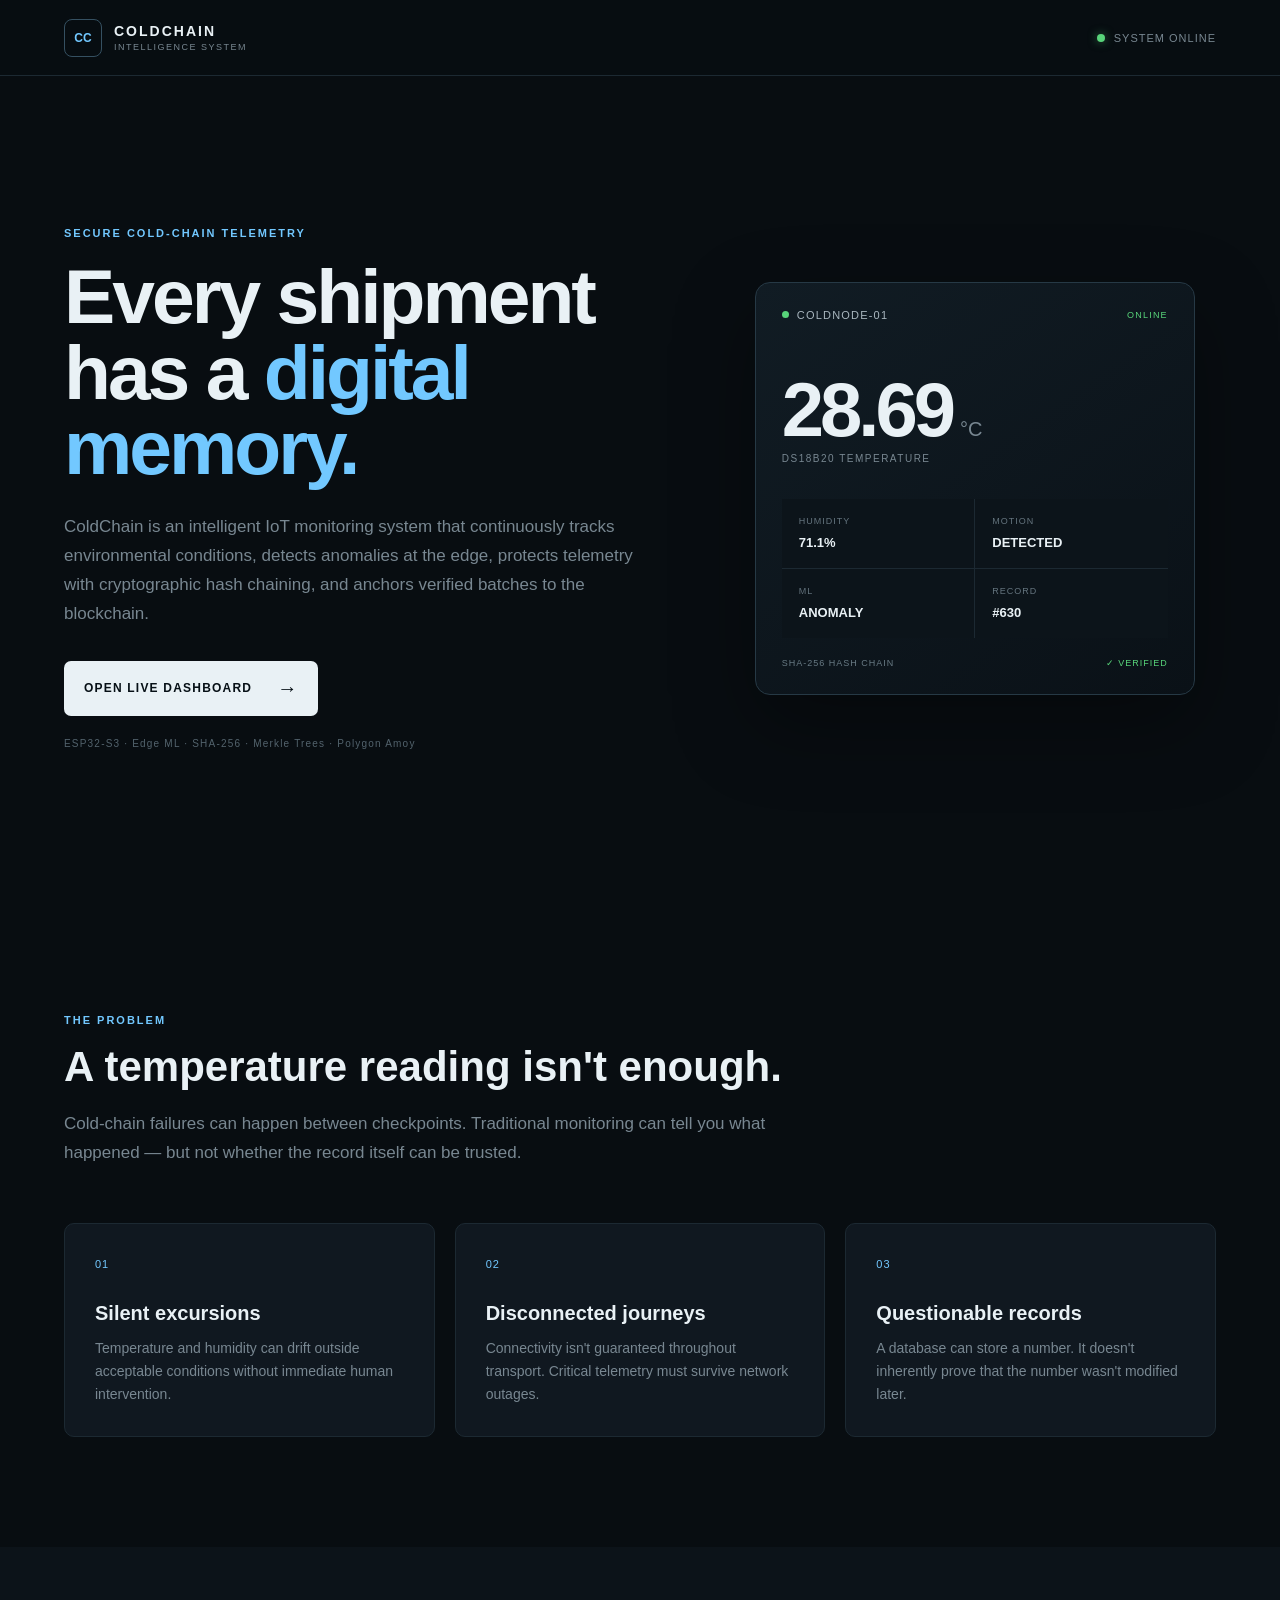
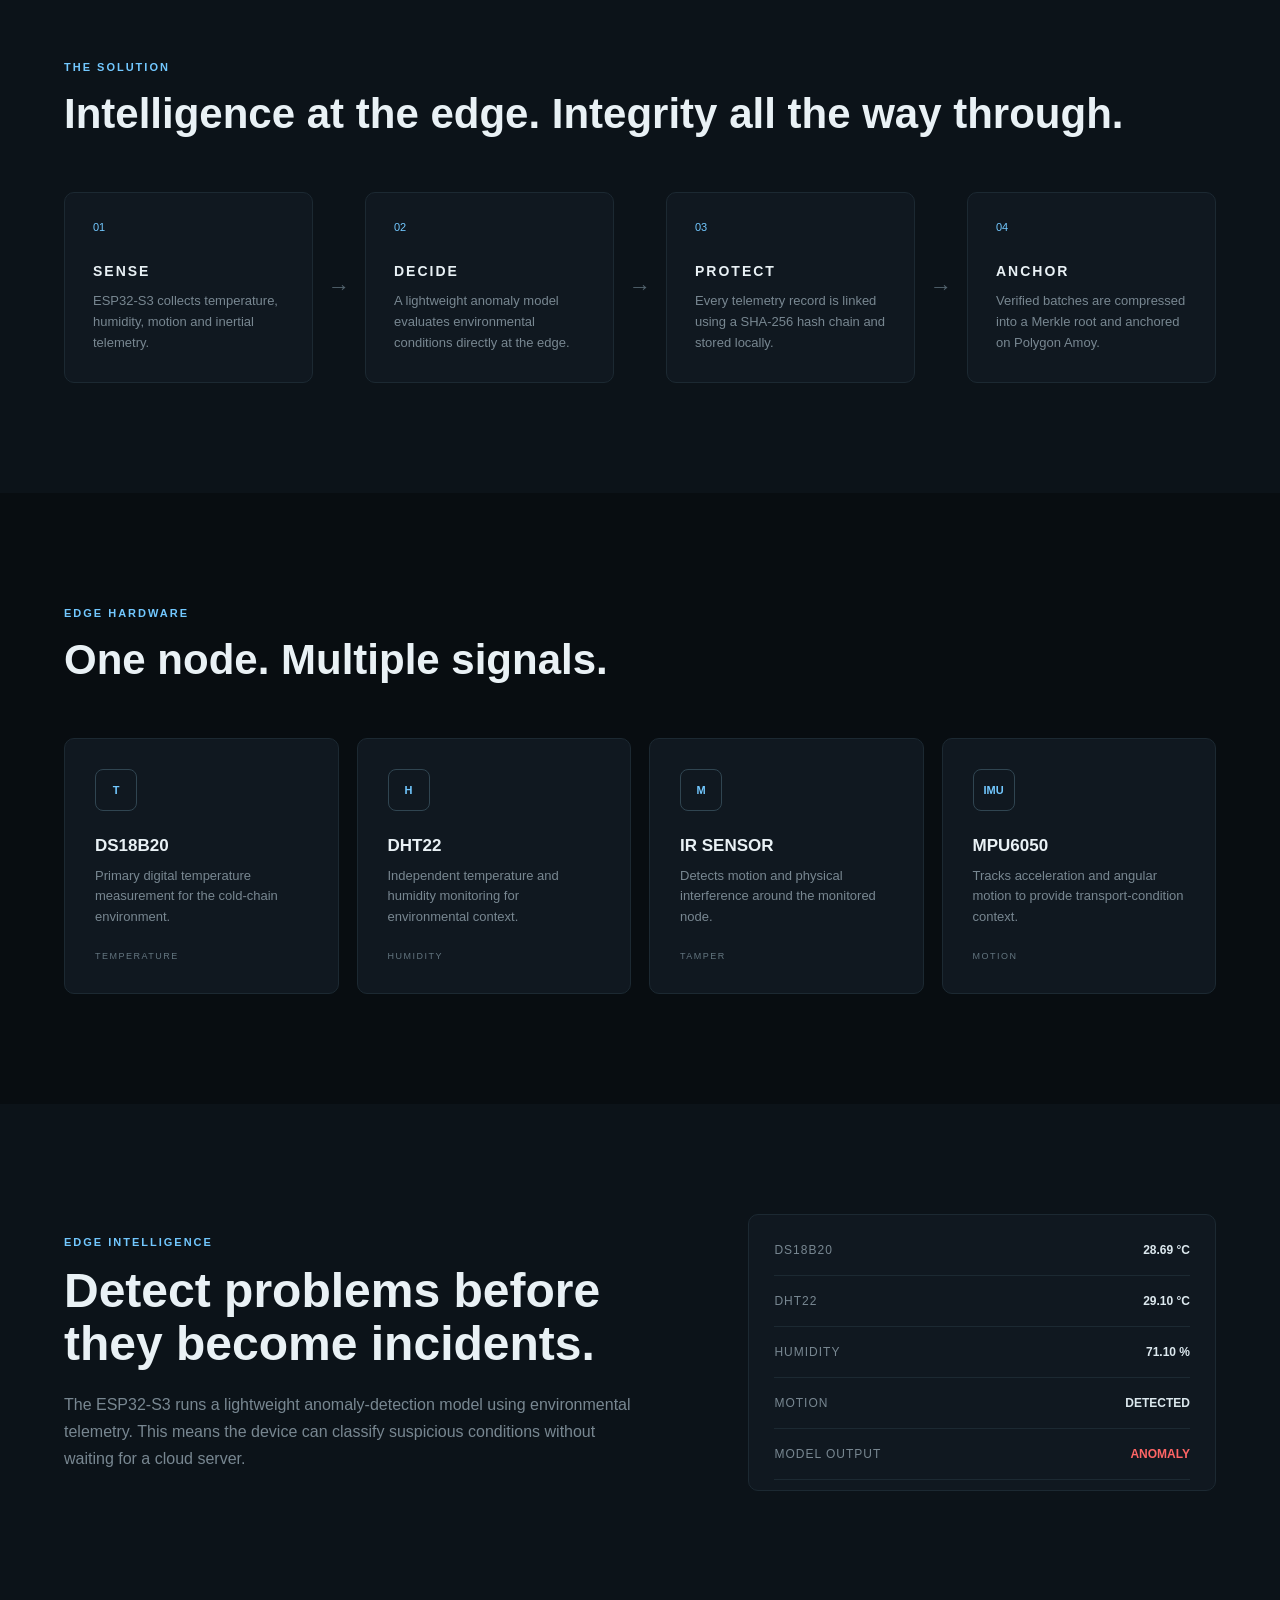
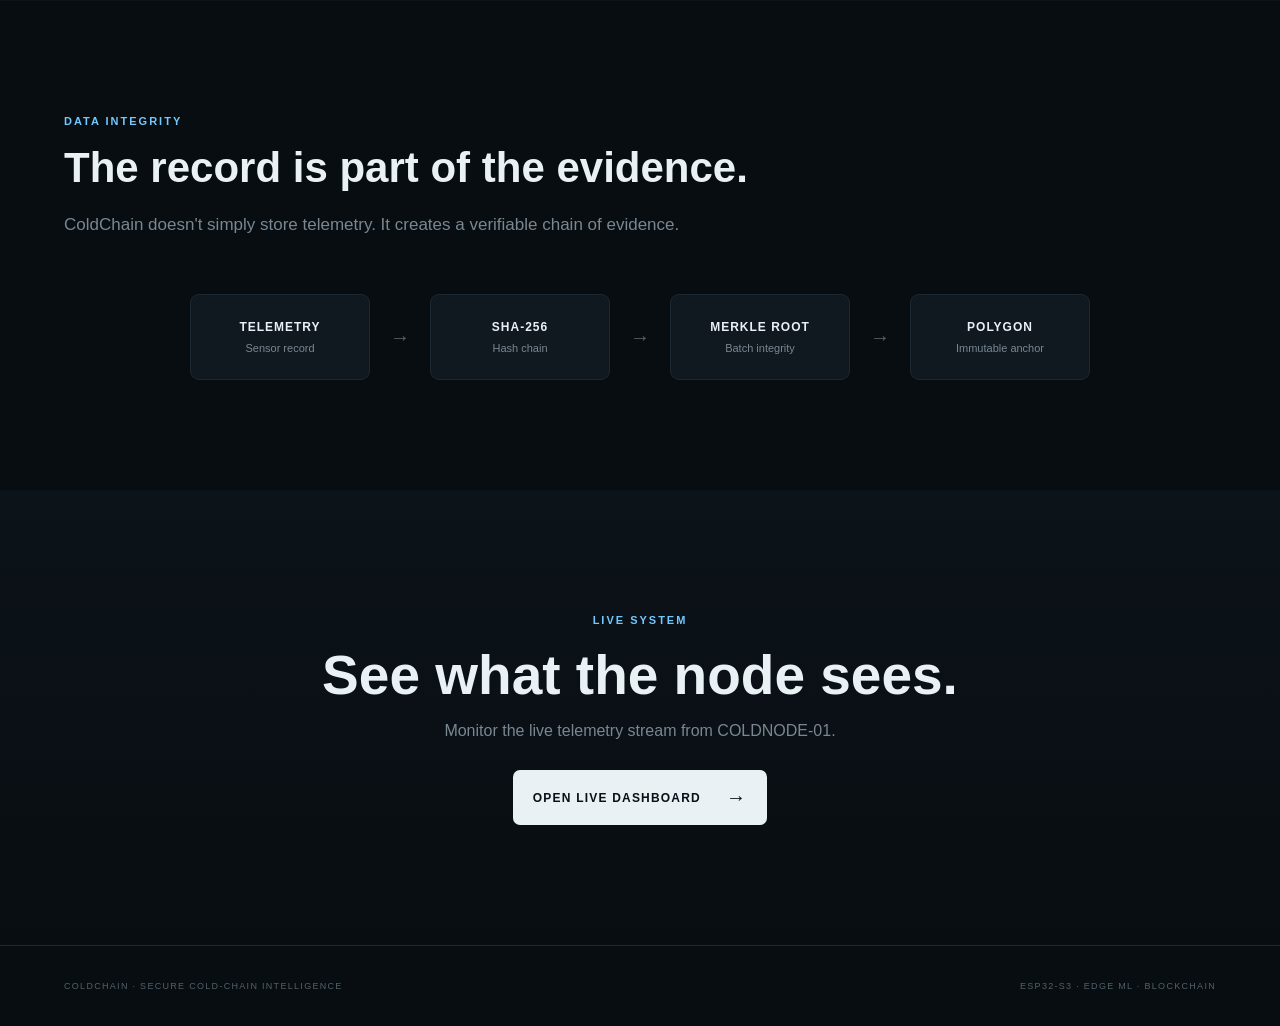
<file: index.html>
<!DOCTYPE html>
<html lang="en">
<head>
    <meta charset="UTF-8">
    <meta name="viewport" content="width=device-width, initial-scale=1.0">

    <title>ColdChain | Secure Cold-Chain Intelligence</title>

    <link rel="stylesheet" href="style.css">
</head>

<body class="landing">

    <!-- NAVBAR -->

    <nav class="navbar">

        <div class="brand">
            <span class="brand-mark">CC</span>

            <div>
                <strong>COLDCHAIN</strong>
                <span>INTELLIGENCE SYSTEM</span>
            </div>
        </div>

        <div class="nav-status">
            <span class="nav-dot"></span>
            SYSTEM ONLINE
        </div>

    </nav>


    <!-- HERO -->

    <section class="hero">

        <div class="hero-content">

            <div class="eyebrow">
                SECURE COLD-CHAIN TELEMETRY
            </div>

            <h1>
                Every shipment has a
                <span>digital memory.</span>
            </h1>

            <p class="hero-text">
                ColdChain is an intelligent IoT monitoring system that
                continuously tracks environmental conditions, detects
                anomalies at the edge, protects telemetry with
                cryptographic hash chaining, and anchors verified batches
                to the blockchain.
            </p>

            <a href="dashboard.html" class="cta">
                OPEN LIVE DASHBOARD
                <span>→</span>
            </a>

            <div class="hero-note">
                ESP32-S3 · Edge ML · SHA-256 · Merkle Trees · Polygon Amoy
            </div>

        </div>


        <div class="hero-visual">

            <div class="node-card">

                <div class="node-header">
                    <span class="live-indicator"></span>
                    COLDNODE-01
                    <span class="node-online">ONLINE</span>
                </div>

                <div class="node-temp">
                    <span>28.69</span>
                    <small>°C</small>
                </div>

                <div class="node-label">
                    DS18B20 TEMPERATURE
                </div>

                <div class="mini-grid">

                    <div>
                        <span>HUMIDITY</span>
                        <strong>71.1%</strong>
                    </div>

                    <div>
                        <span>MOTION</span>
                        <strong>DETECTED</strong>
                    </div>

                    <div>
                        <span>ML</span>
                        <strong>ANOMALY</strong>
                    </div>

                    <div>
                        <span>RECORD</span>
                        <strong>#630</strong>
                    </div>

                </div>

                <div class="hash-line">
                    <span>SHA-256 HASH CHAIN</span>
                    <span>✓ VERIFIED</span>
                </div>

            </div>

        </div>

    </section>


    <!-- PROBLEM -->

    <section class="section">

        <div class="section-heading">

            <span class="eyebrow">THE PROBLEM</span>

            <h2>
                A temperature reading isn't enough.
            </h2>

            <p>
                Cold-chain failures can happen between checkpoints.
                Traditional monitoring can tell you what happened —
                but not whether the record itself can be trusted.
            </p>

        </div>


        <div class="problem-grid">

            <div class="feature-card">

                <span class="feature-number">01</span>

                <h3>Silent excursions</h3>

                <p>
                    Temperature and humidity can drift outside acceptable
                    conditions without immediate human intervention.
                </p>

            </div>


            <div class="feature-card">

                <span class="feature-number">02</span>

                <h3>Disconnected journeys</h3>

                <p>
                    Connectivity isn't guaranteed throughout transport.
                    Critical telemetry must survive network outages.
                </p>

            </div>


            <div class="feature-card">

                <span class="feature-number">03</span>

                <h3>Questionable records</h3>

                <p>
                    A database can store a number. It doesn't inherently
                    prove that the number wasn't modified later.
                </p>

            </div>

        </div>

    </section>


    <!-- SOLUTION -->

    <section class="section dark-section">

        <div class="section-heading">

            <span class="eyebrow">THE SOLUTION</span>

            <h2>
                Intelligence at the edge.
                Integrity all the way through.
            </h2>

        </div>


        <div class="architecture">

            <div class="architecture-step">

                <div class="step-number">01</div>

                <h3>SENSE</h3>

                <p>
                    ESP32-S3 collects temperature, humidity,
                    motion and inertial telemetry.
                </p>

            </div>


            <div class="architecture-arrow">→</div>


            <div class="architecture-step">

                <div class="step-number">02</div>

                <h3>DECIDE</h3>

                <p>
                    A lightweight anomaly model evaluates
                    environmental conditions directly at the edge.
                </p>

            </div>


            <div class="architecture-arrow">→</div>


            <div class="architecture-step">

                <div class="step-number">03</div>

                <h3>PROTECT</h3>

                <p>
                    Every telemetry record is linked using
                    a SHA-256 hash chain and stored locally.
                </p>

            </div>


            <div class="architecture-arrow">→</div>


            <div class="architecture-step">

                <div class="step-number">04</div>

                <h3>ANCHOR</h3>

                <p>
                    Verified batches are compressed into a Merkle
                    root and anchored on Polygon Amoy.
                </p>

            </div>

        </div>

    </section>


    <!-- SENSOR SYSTEM -->

    <section class="section">

        <div class="section-heading">

            <span class="eyebrow">EDGE HARDWARE</span>

            <h2>
                One node. Multiple signals.
            </h2>

        </div>


        <div class="sensor-grid-large">

            <div class="sensor-card">

                <div class="sensor-icon">T</div>

                <h3>DS18B20</h3>

                <p>
                    Primary digital temperature measurement
                    for the cold-chain environment.
                </p>

                <span class="sensor-tag">TEMPERATURE</span>

            </div>


            <div class="sensor-card">

                <div class="sensor-icon">H</div>

                <h3>DHT22</h3>

                <p>
                    Independent temperature and humidity
                    monitoring for environmental context.
                </p>

                <span class="sensor-tag">HUMIDITY</span>

            </div>


            <div class="sensor-card">

                <div class="sensor-icon">M</div>

                <h3>IR SENSOR</h3>

                <p>
                    Detects motion and physical interference
                    around the monitored node.
                </p>

                <span class="sensor-tag">TAMPER</span>

            </div>


            <div class="sensor-card">

                <div class="sensor-icon">IMU</div>

                <h3>MPU6050</h3>

                <p>
                    Tracks acceleration and angular motion
                    to provide transport-condition context.
                </p>

                <span class="sensor-tag">MOTION</span>

            </div>

        </div>

    </section>


    <!-- INTELLIGENCE -->

    <section class="section dark-section">

        <div class="split-section">

            <div>

                <span class="eyebrow">EDGE INTELLIGENCE</span>

                <h2>
                    Detect problems before
                    they become incidents.
                </h2>

                <p>
                    The ESP32-S3 runs a lightweight anomaly-detection
                    model using environmental telemetry. This means
                    the device can classify suspicious conditions
                    without waiting for a cloud server.
                </p>

            </div>


            <div class="data-card">

                <div class="data-row">
                    <span>DS18B20</span>
                    <strong>28.69 °C</strong>
                </div>

                <div class="data-row">
                    <span>DHT22</span>
                    <strong>29.10 °C</strong>
                </div>

                <div class="data-row">
                    <span>HUMIDITY</span>
                    <strong>71.10 %</strong>
                </div>

                <div class="data-row">
                    <span>MOTION</span>
                    <strong>DETECTED</strong>
                </div>

                <div class="data-row anomaly-row">
                    <span>MODEL OUTPUT</span>
                    <strong>ANOMALY</strong>
                </div>

            </div>

        </div>

    </section>


    <!-- SECURITY -->

    <section class="section">

        <div class="section-heading">

            <span class="eyebrow">DATA INTEGRITY</span>

            <h2>
                The record is part of the evidence.
            </h2>

            <p>
                ColdChain doesn't simply store telemetry.
                It creates a verifiable chain of evidence.
            </p>

        </div>


        <div class="security-flow">

            <div class="security-box">
                <strong>TELEMETRY</strong>
                <span>Sensor record</span>
            </div>

            <span>→</span>

            <div class="security-box">
                <strong>SHA-256</strong>
                <span>Hash chain</span>
            </div>

            <span>→</span>

            <div class="security-box">
                <strong>MERKLE ROOT</strong>
                <span>Batch integrity</span>
            </div>

            <span>→</span>

            <div class="security-box">
                <strong>POLYGON</strong>
                <span>Immutable anchor</span>
            </div>

        </div>

    </section>


    <!-- CTA -->

    <section class="final-cta">

        <span class="eyebrow">LIVE SYSTEM</span>

        <h2>
            See what the node sees.
        </h2>

        <p>
            Monitor the live telemetry stream from COLDNODE-01.
        </p>

        <a href="dashboard.html" class="cta">
            OPEN LIVE DASHBOARD
            <span>→</span>
        </a>

    </section>


    <footer>

        <div>
            COLDCHAIN · SECURE COLD-CHAIN INTELLIGENCE
        </div>

        <div>
            ESP32-S3 · EDGE ML · BLOCKCHAIN
        </div>

    </footer>

</body>
</html>
</file>
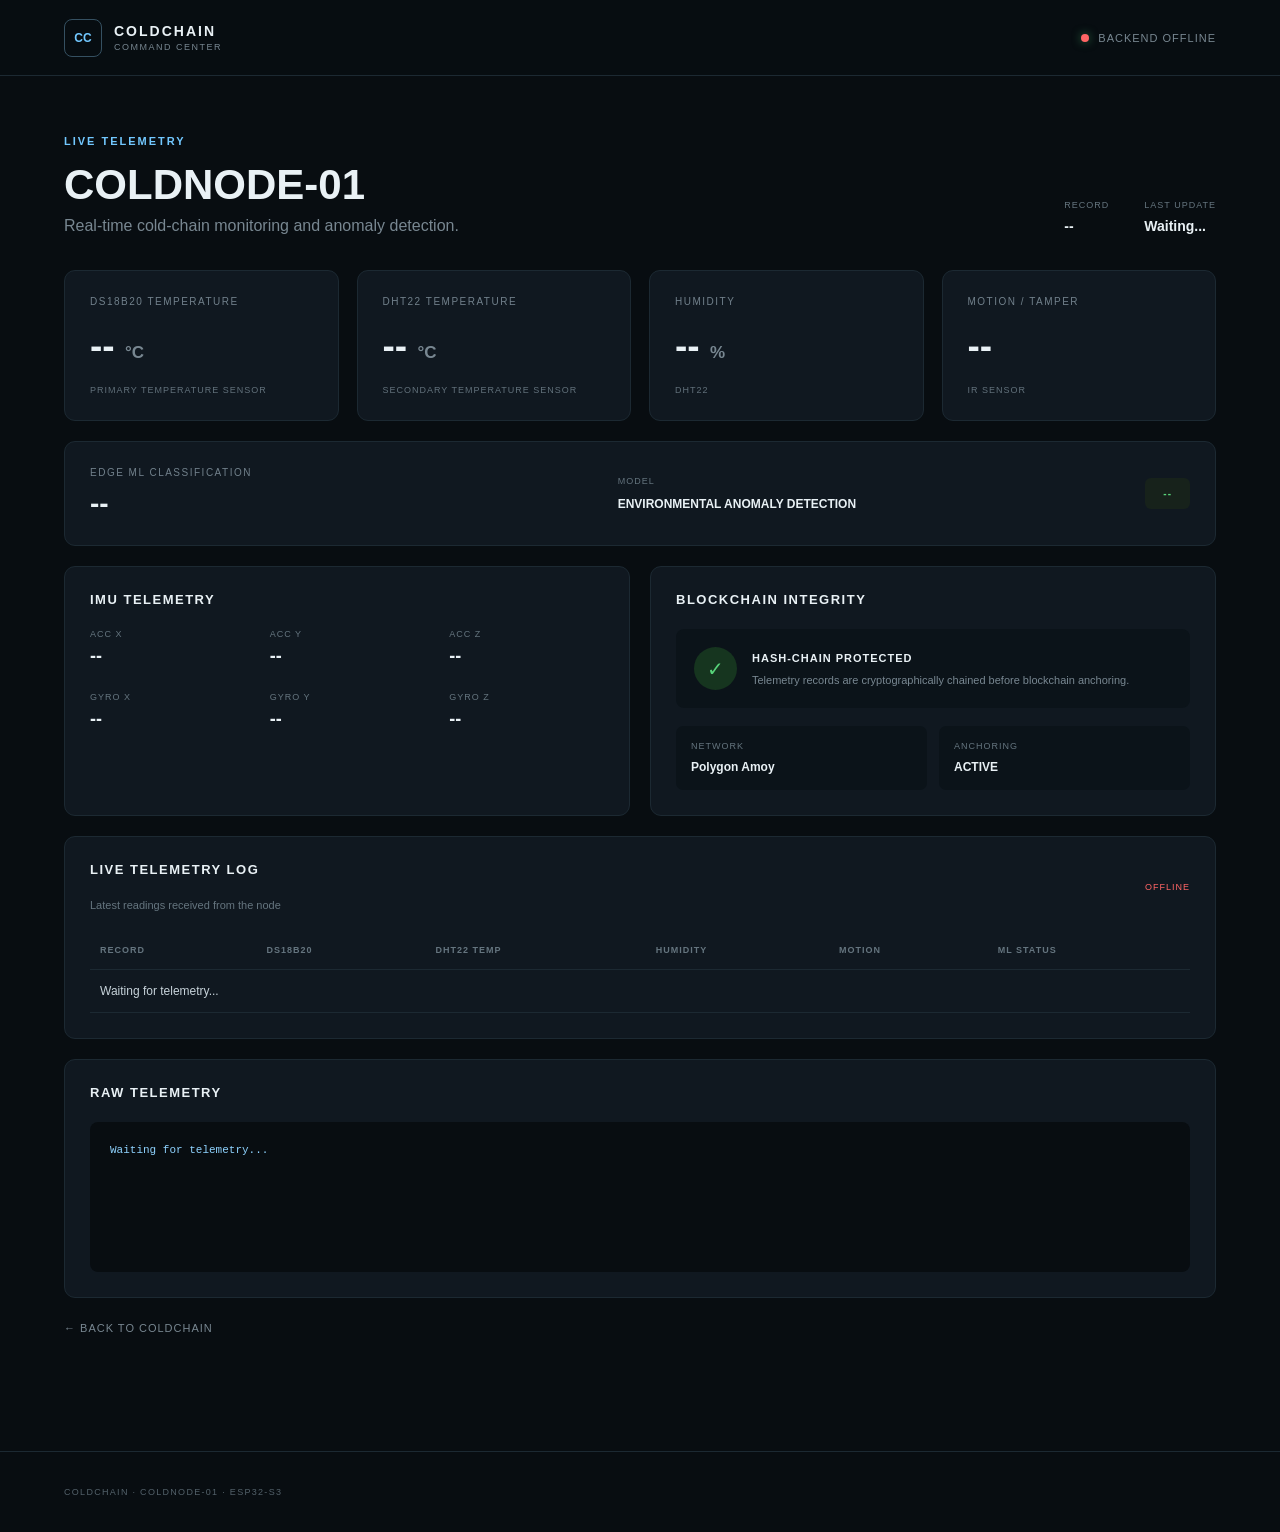
<file: dashboard.html>
<!DOCTYPE html>
<html lang="en">

<head>

    <meta charset="UTF-8">

    <meta
        name="viewport"
        content="width=device-width, initial-scale=1.0"
    >

    <title>ColdChain | Live Dashboard</title>

    <link rel="stylesheet" href="style.css">

</head>


<body class="dashboard-page">


    <nav class="navbar">

        <a href="index.html" class="brand brand-link">

            <span class="brand-mark">CC</span>

            <div>
                <strong>COLDCHAIN</strong>
                <span>COMMAND CENTER</span>
            </div>

        </a>


        <div id="connection" class="nav-status">

            <span class="nav-dot"></span>

            <span id="connectionText">
                CONNECTING...
            </span>

        </div>

    </nav>


    <main class="dashboard-container">


        <!-- HEADER -->

        <div class="dashboard-heading">

            <div>

                <span class="eyebrow">
                    LIVE TELEMETRY
                </span>

                <h1>
                    COLDNODE-01
                </h1>

                <p>
                    Real-time cold-chain monitoring and
                    anomaly detection.
                </p>

            </div>


            <div class="dashboard-meta">

                <div>
                    <span>RECORD</span>
                    <strong id="recordId">--</strong>
                </div>

                <div>
                    <span>LAST UPDATE</span>
                    <strong id="lastUpdate">
                        Waiting...
                    </strong>
                </div>

            </div>

        </div>


        <!-- MAIN SENSOR CARDS -->

        <section class="cards">


            <div class="card temperature">

                <span class="card-title">
                    DS18B20 TEMPERATURE
                </span>

                <div class="value">

                    <span id="temperature">
                        --
                    </span>

                    <span class="unit">
                        °C
                    </span>

                </div>

                <p>
                    PRIMARY TEMPERATURE SENSOR
                </p>

            </div>


            <div class="card">

                <span class="card-title">
                    DHT22 TEMPERATURE
                </span>

                <div class="value">

                    <span id="dht22Temperature">
                        --
                    </span>

                    <span class="unit">
                        °C
                    </span>

                </div>

                <p>
                    SECONDARY TEMPERATURE SENSOR
                </p>

            </div>


            <div class="card humidity">

                <span class="card-title">
                    HUMIDITY
                </span>

                <div class="value">

                    <span id="humidity">
                        --
                    </span>

                    <span class="unit">
                        %
                    </span>

                </div>

                <p>
                    DHT22
                </p>

            </div>


            <div class="card">

                <span class="card-title">
                    MOTION / TAMPER
                </span>

                <div
                    class="value"
                    id="motion"
                >
                    --
                </div>

                <p>
                    IR SENSOR
                </p>

            </div>


        </section>


        <!-- ML -->

        <section class="status-panel">

            <div>

                <span class="card-title">
                    EDGE ML CLASSIFICATION
                </span>

                <h2 id="mlStatus">
                    --
                </h2>

            </div>


            <div class="status-description">

                <span>
                    MODEL
                </span>

                <strong>
                    ENVIRONMENTAL ANOMALY DETECTION
                </strong>

            </div>


            <div id="systemStatus"
                 class="system-badge">

                --

            </div>

        </section>


        <!-- IMU + BLOCKCHAIN -->

        <section class="dashboard-grid">


            <div class="panel">

                <h2>
                    IMU TELEMETRY
                </h2>


                <div class="sensor-grid">


                    <div>
                        <span>
                            ACC X
                        </span>

                        <strong id="accX">
                            --
                        </strong>
                    </div>


                    <div>
                        <span>
                            ACC Y
                        </span>

                        <strong id="accY">
                            --
                        </strong>
                    </div>


                    <div>
                        <span>
                            ACC Z
                        </span>

                        <strong id="accZ">
                            --
                        </strong>
                    </div>


                    <div>
                        <span>
                            GYRO X
                        </span>

                        <strong id="gyroX">
                            --
                        </strong>
                    </div>


                    <div>
                        <span>
                            GYRO Y
                        </span>

                        <strong id="gyroY">
                            --
                        </strong>
                    </div>


                    <div>
                        <span>
                            GYRO Z
                        </span>

                        <strong id="gyroZ">
                            --
                        </strong>
                    </div>


                </div>

            </div>


            <div class="panel">

                <h2>
                    BLOCKCHAIN INTEGRITY
                </h2>


                <div class="blockchain-status">

                    <div class="chain-icon">
                        ✓
                    </div>


                    <div>

                        <strong>
                            HASH-CHAIN PROTECTED
                        </strong>

                        <p>
                            Telemetry records are cryptographically
                            chained before blockchain anchoring.
                        </p>

                    </div>

                </div>


                <div class="chain-info">


                    <div>

                        <span>
                            NETWORK
                        </span>

                        <strong>
                            Polygon Amoy
                        </strong>

                    </div>


                    <div>

                        <span>
                            ANCHORING
                        </span>

                        <strong>
                            ACTIVE
                        </strong>

                    </div>


                </div>

            </div>


        </section>


        <!-- LIVE TABLE -->

        <section class="panel">

            <div class="panel-header">

                <div>

                    <h2>
                        LIVE TELEMETRY LOG
                    </h2>

                    <p class="panel-subtitle">
                        Latest readings received from the node
                    </p>

                </div>

                <span id="tableStatus">
                    LIVE
                </span>

            </div>


            <div class="table-wrapper">

                <table>

                    <thead>

                        <tr>

                            <th>
                                RECORD
                            </th>

                            <th>
                                DS18B20
                            </th>

                            <th>
                                DHT22 TEMP
                            </th>

                            <th>
                                HUMIDITY
                            </th>

                            <th>
                                MOTION
                            </th>

                            <th>
                                ML STATUS
                            </th>

                        </tr>

                    </thead>


                    <tbody id="telemetryTable">

                        <tr>

                            <td colspan="6">
                                Waiting for telemetry...
                            </td>

                        </tr>

                    </tbody>

                </table>

            </div>

        </section>


        <!-- RAW DATA -->

        <section class="panel raw-panel">

            <h2>
                RAW TELEMETRY
            </h2>

            <pre id="rawData">
Waiting for telemetry...
            </pre>

        </section>


        <div class="back-link">

            <a href="index.html">
                ← BACK TO COLDCHAIN
            </a>

        </div>


    </main>


    <footer>

        COLDCHAIN · COLDNODE-01 · ESP32-S3

    </footer>


    <script src="app.js"></script>

</body>

</html>
</file>
<file: style.css>
* {
    box-sizing: border-box;
    margin: 0;
    padding: 0;
}

:root {
    --bg: #080d11;
    --bg2: #0c1319;
    --panel: #101820;
    --border: #1c2932;
    --text: #e9f1f5;
    --muted: #788791;
    --green: #58d47a;
    --red: #ff6565;
    --blue: #72c8ff;
}

html {
    scroll-behavior: smooth;
}

body {
    font-family:
        Arial,
        Helvetica,
        sans-serif;

    background: var(--bg);
    color: var(--text);
    min-height: 100vh;
}

a {
    color: inherit;
    text-decoration: none;
}


/* =========================
   NAVBAR
========================= */

.navbar {
    height: 76px;

    padding:
        0 5%;

    border-bottom:
        1px solid var(--border);

    display: flex;

    align-items: center;

    justify-content: space-between;

    background:
        rgba(8, 13, 17, 0.94);
}

.brand {
    display: flex;

    align-items: center;

    gap: 12px;
}

.brand-link {
    cursor: pointer;
}

.brand-mark {
    width: 38px;
    height: 38px;

    border:
        1px solid #355061;

    border-radius: 8px;

    display: flex;

    align-items: center;

    justify-content: center;

    font-size: 12px;

    font-weight: bold;

    color: var(--blue);
}

.brand strong {
    display: block;

    font-size: 14px;

    letter-spacing: 2px;
}

.brand div span {
    display: block;

    margin-top: 3px;

    color: var(--muted);

    font-size: 9px;

    letter-spacing: 1.5px;
}

.nav-status {
    display: flex;

    align-items: center;

    gap: 9px;

    font-size: 11px;

    letter-spacing: 1px;

    color: var(--muted);
}

.nav-dot {
    width: 8px;
    height: 8px;

    border-radius: 50%;

    background: var(--green);

    box-shadow:
        0 0 10px
        rgba(88, 212, 122, 0.5);
}


/* =========================
   COMMON
========================= */

.eyebrow {
    color: var(--blue);

    font-size: 11px;

    letter-spacing: 2px;

    font-weight: bold;
}

.section {
    width: 90%;

    max-width: 1250px;

    margin:
        0 auto;

    padding:
        110px 0;
}

.section-heading {
    max-width: 750px;

    margin-bottom: 55px;
}

.section-heading h2 {
    font-size: 42px;

    line-height: 1.12;

    margin:
        15px 0 20px;
}

.section-heading p {
    color: var(--muted);

    font-size: 17px;

    line-height: 1.7;
}


/* =========================
   LANDING HERO
========================= */

.hero {
    min-height:
        calc(100vh - 76px);

    width: 90%;

    max-width: 1250px;

    margin: auto;

    display: grid;

    grid-template-columns:
        1.1fr 0.9fr;

    gap: 80px;

    align-items: center;
}

.hero-content {
    max-width: 700px;
}

.hero h1 {
    font-size:
        clamp(48px, 6vw, 82px);

    line-height: 0.98;

    letter-spacing: -3px;

    margin:
        20px 0 28px;
}

.hero h1 span {
    color: var(--blue);
}

.hero-text {
    color: var(--muted);

    max-width: 650px;

    font-size: 17px;

    line-height: 1.7;

    margin-bottom: 32px;
}

.cta {
    display: inline-flex;

    align-items: center;

    gap: 25px;

    padding:
        16px 20px;

    background: var(--text);

    color: #071016;

    border-radius: 7px;

    font-size: 12px;

    font-weight: bold;

    letter-spacing: 1.2px;

    transition:
        transform 0.2s,
        background 0.2s;
}

.cta:hover {
    transform:
        translateY(-2px);

    background: white;
}

.cta span {
    font-size: 20px;
}

.hero-note {
    margin-top: 22px;

    color: #53636d;

    font-size: 10px;

    letter-spacing: 1.2px;
}


/* =========================
   HERO NODE
========================= */

.hero-visual {
    display: flex;

    justify-content: center;
}

.node-card {
    width: 100%;

    max-width: 440px;

    padding: 26px;

    background:
        linear-gradient(
            145deg,
            #111c24,
            #0a1117
        );

    border:
        1px solid #263945;

    border-radius: 15px;

    box-shadow:
        0 30px 80px
        rgba(0, 0, 0, 0.35);
}

.node-header {
    display: flex;

    align-items: center;

    gap: 8px;

    color: #a9b7bf;

    font-size: 11px;

    letter-spacing: 1.2px;
}

.live-indicator {
    width: 7px;
    height: 7px;

    border-radius: 50%;

    background: var(--green);
}

.node-online {
    margin-left: auto;

    color: var(--green);

    font-size: 9px;
}

.node-temp {
    margin-top: 45px;

    display: flex;

    align-items: baseline;
}

.node-temp span {
    font-size: 76px;

    font-weight: bold;

    letter-spacing: -4px;
}

.node-temp small {
    margin-left: 8px;

    font-size: 20px;

    color: var(--muted);
}

.node-label {
    color: var(--muted);

    font-size: 10px;

    letter-spacing: 1.5px;
}

.mini-grid {
    display: grid;

    grid-template-columns:
        1fr 1fr;

    gap: 1px;

    margin-top: 35px;

    background: var(--border);
}

.mini-grid div {
    background: #0c141a;

    padding: 17px;
}

.mini-grid span {
    display: block;

    color: #65757f;

    font-size: 9px;

    letter-spacing: 1px;

    margin-bottom: 7px;
}

.mini-grid strong {
    font-size: 13px;
}

.hash-line {
    display: flex;

    justify-content: space-between;

    margin-top: 20px;

    color: #687a84;

    font-size: 9px;

    letter-spacing: 1px;
}

.hash-line span:last-child {
    color: var(--green);
}


/* =========================
   PROBLEM
========================= */

.problem-grid {
    display: grid;

    grid-template-columns:
        repeat(3, 1fr);

    gap: 20px;
}

.feature-card {
    padding: 30px;

    border:
        1px solid var(--border);

    background: var(--panel);

    border-radius: 10px;
}

.feature-number {
    color: var(--blue);

    font-size: 11px;

    letter-spacing: 1px;
}

.feature-card h3 {
    margin:
        30px 0 12px;

    font-size: 20px;
}

.feature-card p {
    color: var(--muted);

    line-height: 1.65;

    font-size: 14px;
}


/* =========================
   DARK SECTION
========================= */

.dark-section {
    max-width: none;

    width: 100%;

    padding-left: 5%;

    padding-right: 5%;

    background: #0c1319;
}

.dark-section > * {
    max-width: 1250px;

    margin-left: auto;

    margin-right: auto;
}


/* =========================
   ARCHITECTURE
========================= */

.architecture {
    display: flex;

    align-items: stretch;

    gap: 15px;
}

.architecture-step {
    flex: 1;

    padding: 28px;

    border:
        1px solid var(--border);

    background: #101820;

    border-radius: 10px;
}

.step-number {
    color: var(--blue);

    font-size: 11px;

    margin-bottom: 30px;
}

.architecture-step h3 {
    font-size: 14px;

    letter-spacing: 2px;

    margin-bottom: 12px;
}

.architecture-step p {
    color: var(--muted);

    line-height: 1.6;

    font-size: 13px;
}

.architecture-arrow {
    align-self: center;

    color: #52626d;

    font-size: 22px;
}


/* =========================
   SENSOR CARDS
========================= */

.sensor-grid-large {
    display: grid;

    grid-template-columns:
        repeat(4, 1fr);

    gap: 18px;
}

.sensor-card {
    padding: 30px;

    background: var(--panel);

    border:
        1px solid var(--border);

    border-radius: 10px;
}

.sensor-icon {
    width: 42px;
    height: 42px;

    border:
        1px solid #304551;

    border-radius: 8px;

    display: flex;

    align-items: center;

    justify-content: center;

    color: var(--blue);

    font-size: 11px;

    font-weight: bold;
}

.sensor-card h3 {
    margin:
        25px 0 10px;

    font-size: 17px;
}

.sensor-card p {
    color: var(--muted);

    line-height: 1.6;

    font-size: 13px;

    min-height: 65px;
}

.sensor-tag {
    display: inline-block;

    margin-top: 20px;

    color: #647680;

    font-size: 9px;

    letter-spacing: 1.5px;
}


/* =========================
   SPLIT
========================= */

.split-section {
    display: grid;

    grid-template-columns:
        1fr 0.8fr;

    gap: 100px;

    align-items: center;
}

.split-section h2 {
    font-size: 48px;

    line-height: 1.1;

    margin:
        15px 0 20px;
}

.split-section p {
    color: var(--muted);

    line-height: 1.7;

    max-width: 600px;
}

.data-card {
    border:
        1px solid var(--border);

    background: #101820;

    border-radius: 10px;

    padding: 10px 25px;
}

.data-row {
    display: flex;

    justify-content: space-between;

    padding:
        18px 0;

    border-bottom:
        1px solid var(--border);

    font-size: 12px;
}

.data-row span {
    color: var(--muted);

    letter-spacing: 1px;
}

.data-row strong {
    color: #dce8ee;
}

.anomaly-row strong {
    color: var(--red);
}


/* =========================
   SECURITY
========================= */

.security-flow {
    display: flex;

    align-items: center;

    justify-content: center;

    gap: 20px;
}

.security-box {
    padding:
        25px 30px;

    min-width: 180px;

    border:
        1px solid var(--border);

    border-radius: 9px;

    background: var(--panel);

    text-align: center;
}

.security-box strong {
    display: block;

    font-size: 12px;

    letter-spacing: 1px;
}

.security-box span {
    display: block;

    color: var(--muted);

    font-size: 11px;

    margin-top: 8px;
}

.security-flow > span {
    color: #53636d;

    font-size: 20px;
}


/* =========================
   FINAL CTA
========================= */

.final-cta {
    padding:
        120px 20px;

    text-align: center;

    background:
        linear-gradient(
            180deg,
            #0c1319,
            #080d11
        );
}

.final-cta h2 {
    font-size: 55px;

    margin:
        15px 0;
}

.final-cta p {
    color: var(--muted);

    margin-bottom: 30px;
}


/* =========================
   FOOTER
========================= */

footer {
    padding:
        35px 5%;

    border-top:
        1px solid var(--border);

    display: flex;

    justify-content: space-between;

    color: #53616a;

    font-size: 9px;

    letter-spacing: 1.3px;
}


/* =========================
   DASHBOARD
========================= */

.dashboard-container {
    width: 90%;

    max-width: 1400px;

    margin:
        0 auto;

    padding:
        55px 0;
}

.dashboard-heading {
    display: flex;

    justify-content: space-between;

    align-items: end;

    margin-bottom: 35px;
}

.dashboard-heading h1 {
    font-size: 42px;

    margin:
        12px 0 8px;
}

.dashboard-heading p {
    color: var(--muted);
}

.dashboard-meta {
    display: flex;

    gap: 35px;
}

.dashboard-meta span {
    display: block;

    color: #65757f;

    font-size: 9px;

    letter-spacing: 1px;

    margin-bottom: 7px;
}

.dashboard-meta strong {
    font-size: 14px;
}


/* =========================
   DASHBOARD CARDS
========================= */

.cards {
    display: grid;

    grid-template-columns:
        repeat(4, 1fr);

    gap: 18px;

    margin-bottom: 20px;
}

.card {
    padding: 25px;

    background: var(--panel);

    border:
        1px solid var(--border);

    border-radius: 11px;
}

.card-title {
    display: block;

    color: #71808b;

    font-size: 10px;

    letter-spacing: 1.5px;

    margin-bottom: 10px;
}

.card .value {
    font-size: 37px;

    font-weight: bold;

    margin:
        18px 0;
}

.unit {
    font-size: 17px;

    color: var(--muted);
}

.card p {
    color: #62717b;

    font-size: 9px;

    letter-spacing: 1px;
}


/* =========================
   STATUS PANEL
========================= */

.status-panel {
    display: grid;

    grid-template-columns:
        1fr 1fr auto;

    align-items: center;

    gap: 30px;

    padding: 25px;

    margin-bottom: 20px;

    border:
        1px solid var(--border);

    border-radius: 11px;

    background: var(--panel);
}

.status-panel h2 {
    margin-top: 10px;

    font-size: 28px;
}

.status-description span {
    display: block;

    color: #65757f;

    font-size: 9px;

    letter-spacing: 1px;

    margin-bottom: 8px;
}

.status-description strong {
    font-size: 12px;
}

.system-badge {
    padding:
        10px 18px;

    border-radius: 6px;

    background: #17221b;

    color: var(--green);

    font-size: 10px;

    font-weight: bold;

    letter-spacing: 1px;
}

.status-anomaly {
    color: var(--red) !important;
}

.status-normal {
    color: var(--green) !important;
}


/* =========================
   DASHBOARD GRID
========================= */

.dashboard-grid {
    display: grid;

    grid-template-columns:
        1fr 1fr;

    gap: 20px;
}

.panel {
    padding: 25px;

    background: var(--panel);

    border:
        1px solid var(--border);

    border-radius: 11px;

    margin-bottom: 20px;
}

.panel h2 {
    font-size: 13px;

    letter-spacing: 1.5px;

    margin-bottom: 22px;
}

.panel-subtitle {
    color: #65757f;

    font-size: 11px;

    margin-top: 5px;
}

.sensor-grid {
    display: grid;

    grid-template-columns:
        repeat(3, 1fr);

    gap: 25px;
}

.sensor-grid span {
    display: block;

    color: #65757f;

    font-size: 9px;

    letter-spacing: 1px;

    margin-bottom: 7px;
}

.sensor-grid strong {
    font-size: 18px;
}


/* =========================
   BLOCKCHAIN
========================= */

.blockchain-status {
    display: flex;

    align-items: center;

    gap: 15px;

    padding: 18px;

    background: #0b1319;

    border-radius: 8px;

    margin-bottom: 18px;
}

.chain-icon {
    width: 43px;
    height: 43px;

    flex-shrink: 0;

    border-radius: 50%;

    display: flex;

    align-items: center;

    justify-content: center;

    background: #16351f;

    color: var(--green);

    font-size: 20px;
}

.blockchain-status strong {
    font-size: 11px;

    letter-spacing: 1px;
}

.blockchain-status p {
    margin-top: 6px;

    color: var(--muted);

    font-size: 11px;

    line-height: 1.5;
}

.chain-info {
    display: grid;

    grid-template-columns:
        1fr 1fr;

    gap: 12px;
}

.chain-info div {
    padding: 15px;

    background: #0b1319;

    border-radius: 7px;
}

.chain-info span {
    display: block;

    color: #65757f;

    font-size: 9px;

    letter-spacing: 1px;

    margin-bottom: 6px;
}

.chain-info strong {
    font-size: 12px;
}


/* =========================
   TABLE
========================= */

.panel-header {
    display: flex;

    align-items: center;

    justify-content: space-between;

    margin-bottom: 20px;
}

#tableStatus {
    color: var(--green);

    font-size: 9px;

    letter-spacing: 1px;
}

.table-wrapper {
    overflow-x: auto;
}

table {
    width: 100%;

    border-collapse: collapse;
}

th,
td {
    padding:
        14px 10px;

    border-bottom:
        1px solid var(--border);

    text-align: left;

    white-space: nowrap;

    font-size: 12px;
}

th {
    color: #65757f;

    font-size: 9px;

    letter-spacing: 1px;
}

td {
    color: #c6d2d9;
}


/* =========================
   RAW
========================= */

.raw-panel pre {
    min-height: 150px;

    padding: 20px;

    background: #080d11;

    border-radius: 8px;

    overflow-x: auto;

    color: #8fd3ff;

    font-size: 11px;

    line-height: 1.6;
}

.back-link {
    margin:
        20px 0 60px;
}

.back-link a {
    color: var(--muted);

    font-size: 11px;

    letter-spacing: 1px;
}

.back-link a:hover {
    color: white;
}


/* =========================
   RESPONSIVE
========================= */

@media (max-width: 1000px) {

    .hero {
        grid-template-columns: 1fr;

        padding:
            80px 0;
    }

    .hero-visual {
        justify-content: flex-start;
    }

    .architecture {
        flex-wrap: wrap;
    }

    .architecture-step {
        min-width: 40%;
    }

    .architecture-arrow {
        display: none;
    }

    .sensor-grid-large {
        grid-template-columns:
            repeat(2, 1fr);
    }

    .cards {
        grid-template-columns:
            repeat(2, 1fr);
    }

    .dashboard-grid {
        grid-template-columns: 1fr;
    }

    .status-panel {
        grid-template-columns: 1fr;
    }
}


@media (max-width: 700px) {

    .section {
        padding:
            75px 0;
    }

    .hero h1 {
        font-size: 48px;
    }

    .section-heading h2,
    .split-section h2,
    .final-cta h2 {
        font-size: 36px;
    }

    .problem-grid {
        grid-template-columns: 1fr;
    }

    .architecture-step {
        min-width: 100%;
    }

    .sensor-grid-large {
        grid-template-columns: 1fr;
    }

    .cards {
        grid-template-columns: 1fr;
    }

    .dashboard-heading {
        display: block;
    }

    .dashboard-meta {
        margin-top: 25px;
    }

    .sensor-grid {
        grid-template-columns:
            repeat(2, 1fr);
    }

    .security-flow {
        flex-direction: column;
    }

    .security-flow > span {
        transform: rotate(90deg);
    }

    footer {
        flex-direction: column;

        gap: 10px;
    }
}
</file>
